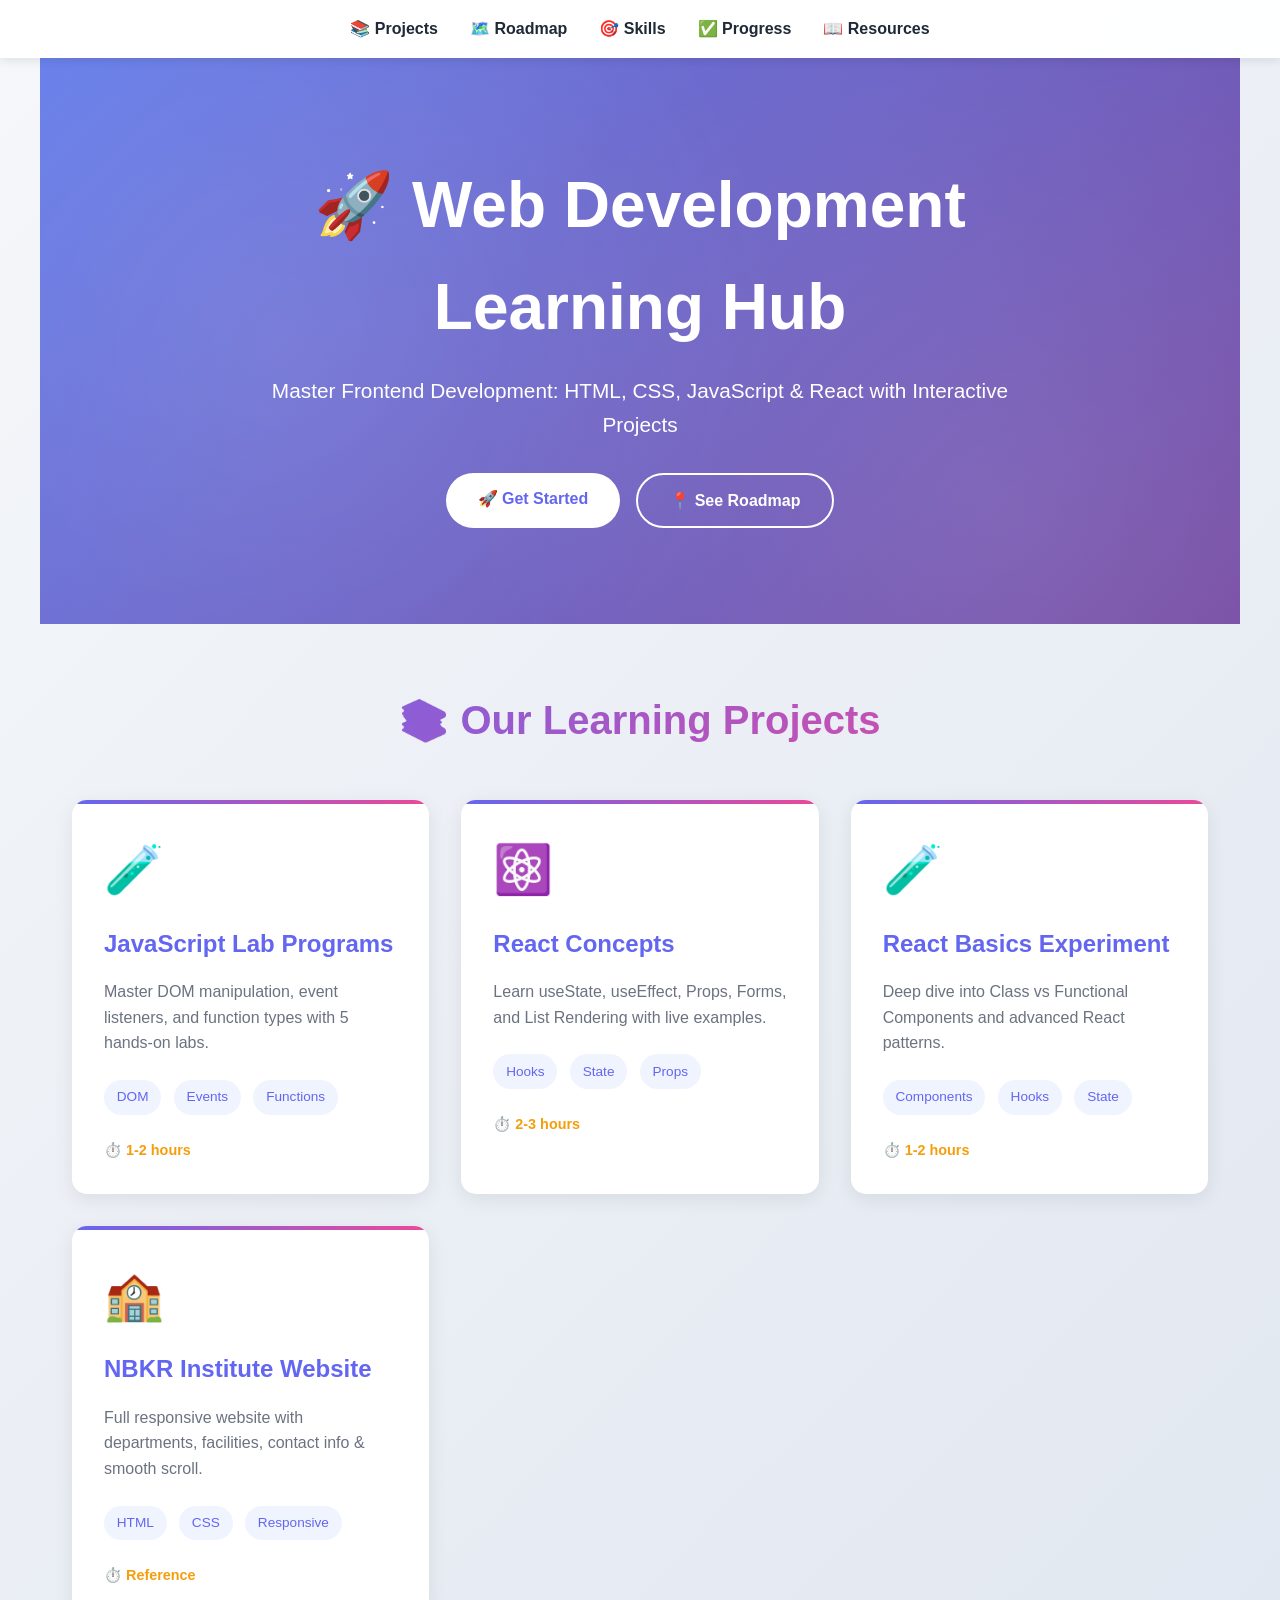
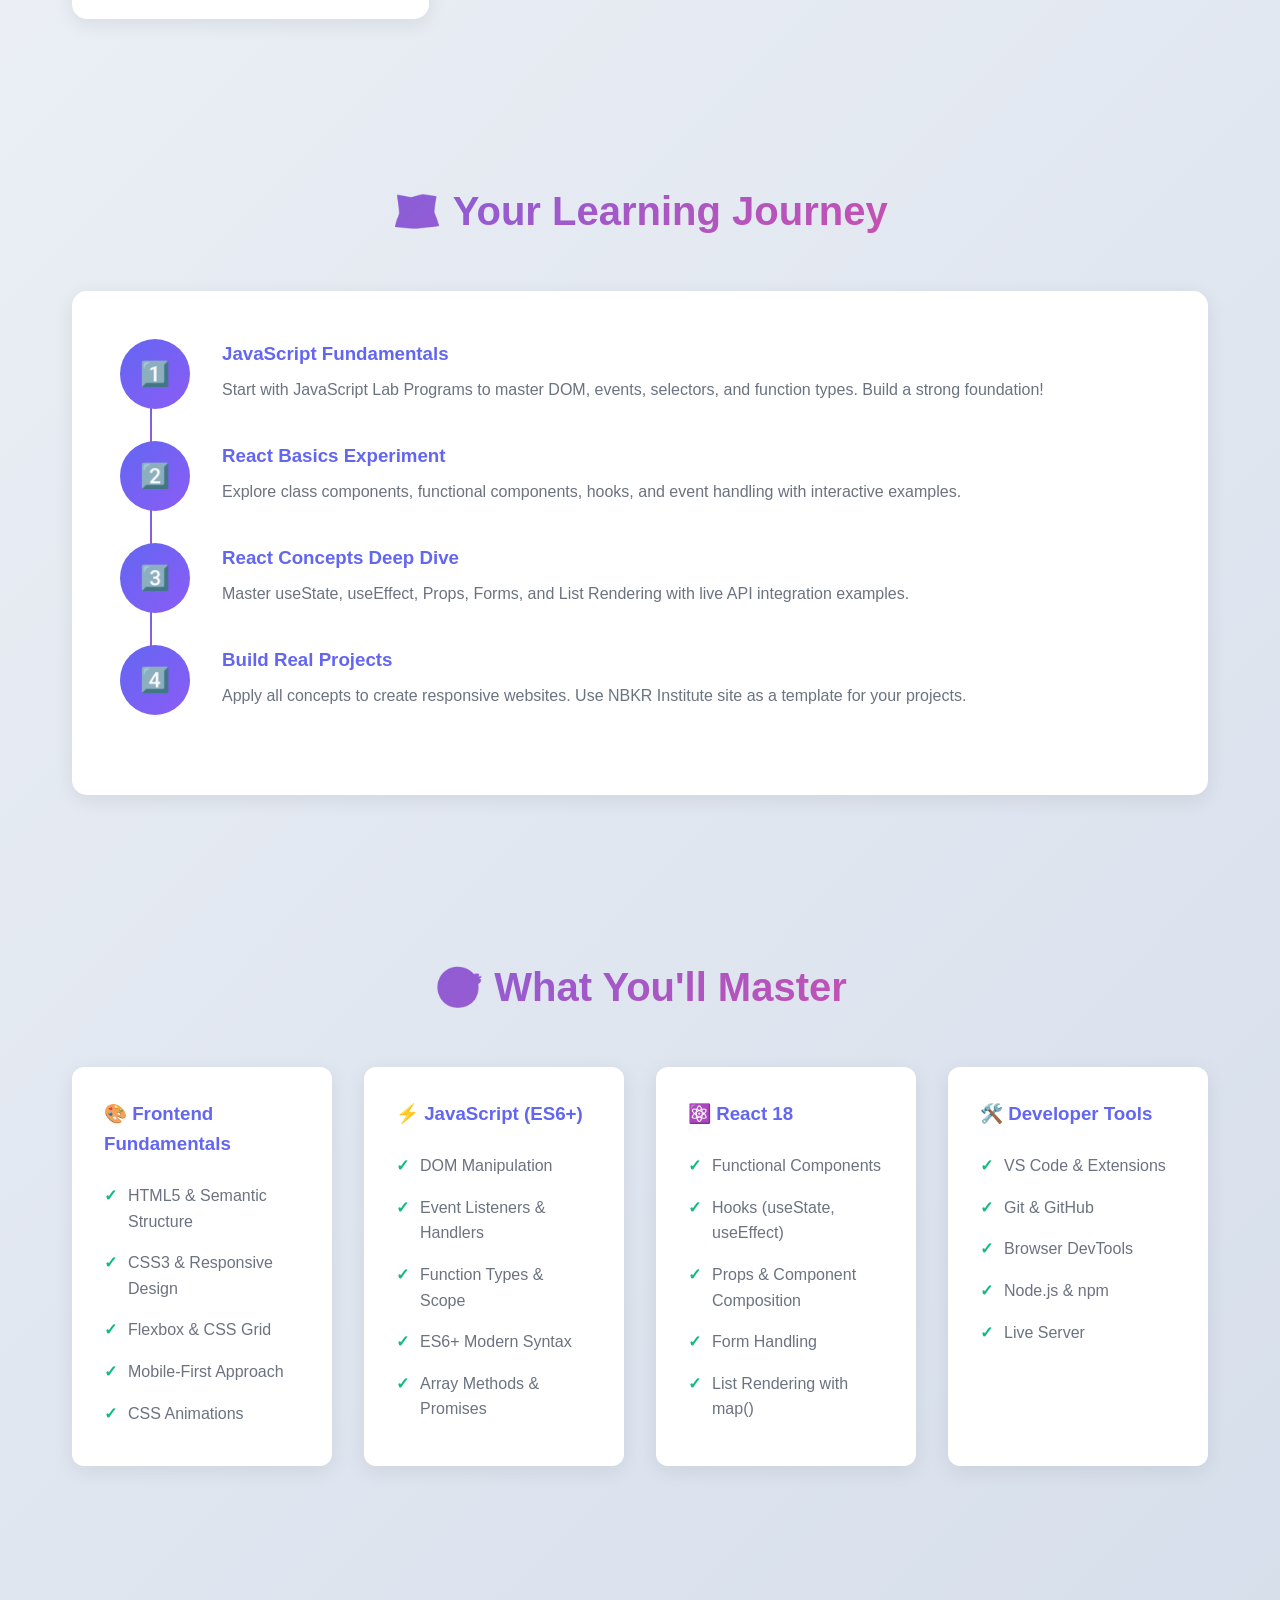
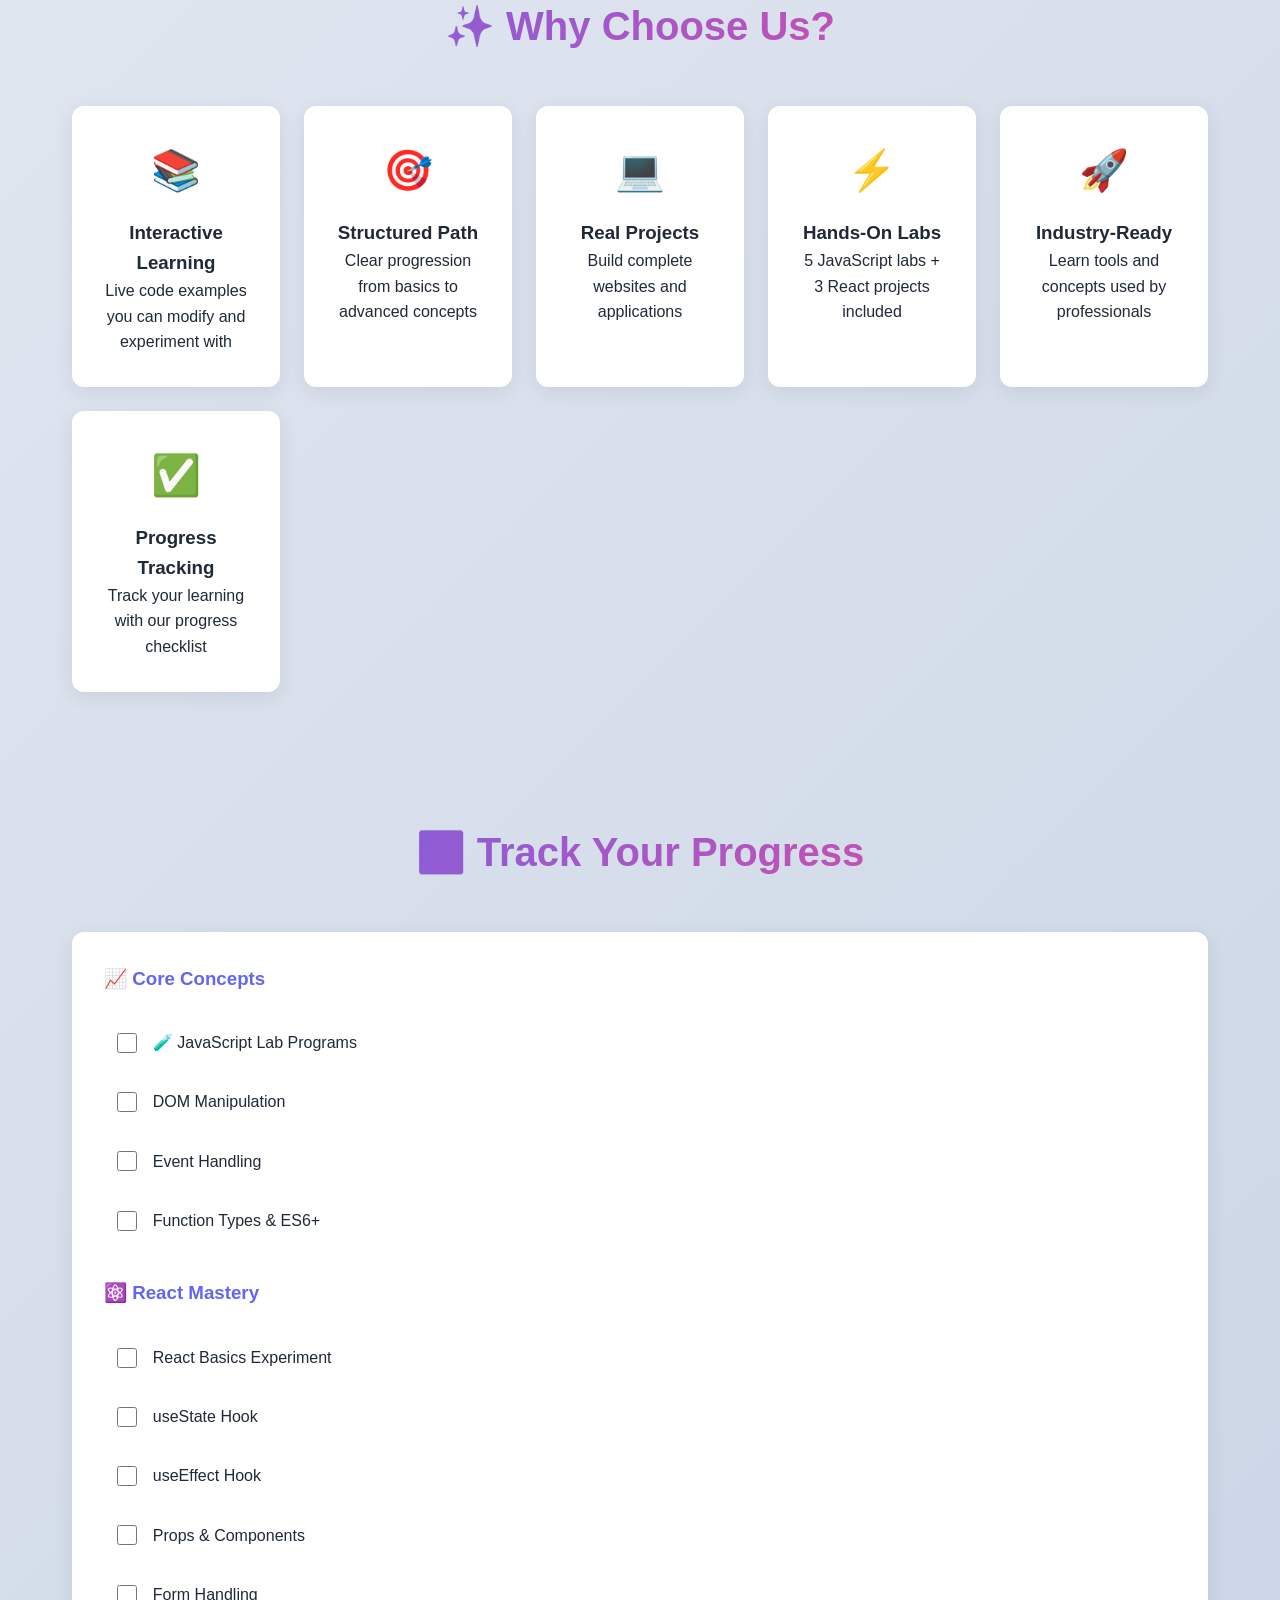
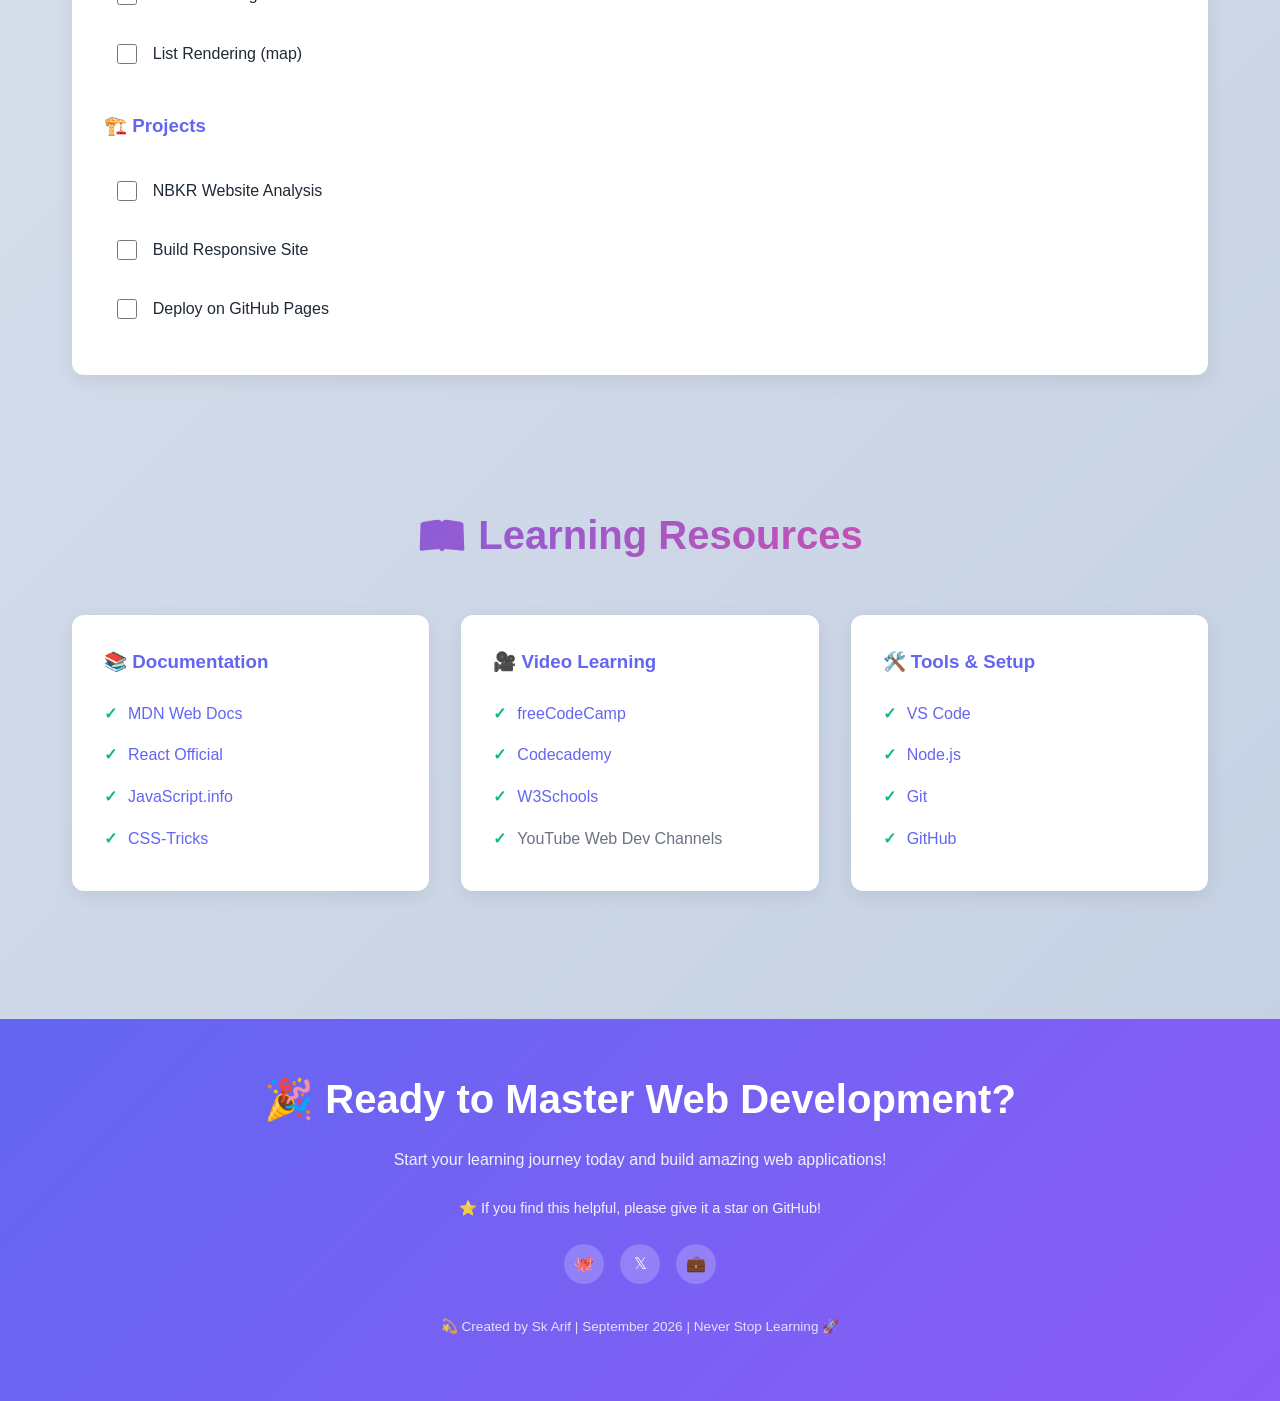
<file: index.html>
<!DOCTYPE html>
<html lang="en">
<head>
    <meta charset="UTF-8">
    <meta name="viewport" content="width=device-width, initial-scale=1.0">
    <title>🚀 Web Development Learning Hub - Master Frontend Development</title>
    <meta name="description" content="Learn HTML, CSS, JavaScript, React with interactive projects. Perfect for beginners to intermediate developers.">
    
    <style>
        * {
            margin: 0;
            padding: 0;
            box-sizing: border-box;
        }

        :root {
            --primary: #6366f1;
            --secondary: #8b5cf6;
            --accent: #ec4899;
            --success: #10b981;
            --warning: #f59e0b;
            --danger: #ef4444;
            --dark: #1f2937;
            --light: #f9fafb;
        }

        html {
            scroll-behavior: smooth;
        }

        body {
            font-family: 'Segoe UI', Tahoma, Geneva, Verdana, sans-serif;
            line-height: 1.6;
            color: var(--dark);
            background: linear-gradient(135deg, #f5f7fa 0%, #c3cfe2 100%);
            min-height: 100vh;
        }

        /* ===== NAVIGATION ===== */
        nav {
            background: rgba(255, 255, 255, 0.95);
            backdrop-filter: blur(10px);
            padding: 1rem 2rem;
            position: sticky;
            top: 0;
            z-index: 1000;
            box-shadow: 0 2px 10px rgba(0,0,0,0.1);
        }

        nav ul {
            list-style: none;
            display: flex;
            gap: 2rem;
            max-width: 1200px;
            margin: 0 auto;
            justify-content: center;
            flex-wrap: wrap;
        }

        nav a {
            text-decoration: none;
            color: var(--dark);
            font-weight: 600;
            transition: all 0.3s;
            position: relative;
        }

        nav a:hover {
            color: var(--primary);
        }

        nav a::after {
            content: '';
            position: absolute;
            bottom: -5px;
            left: 0;
            width: 0;
            height: 2px;
            background: var(--primary);
            transition: width 0.3s;
        }

        nav a:hover::after {
            width: 100%;
        }

        /* ===== HERO SECTION ===== */
        .hero {
            background: linear-gradient(135deg, #667eea 0%, #764ba2 100%);
            color: white;
            padding: 6rem 2rem;
            text-align: center;
            position: relative;
            overflow: hidden;
        }

        .hero::before {
            content: '';
            position: absolute;
            top: 0;
            left: 0;
            right: 0;
            bottom: 0;
            background: 
                radial-gradient(circle at 20% 50%, rgba(255,255,255,0.1) 0%, transparent 50%),
                radial-gradient(circle at 80% 80%, rgba(255,255,255,0.1) 0%, transparent 50%);
            pointer-events: none;
        }

        .hero-content {
            position: relative;
            z-index: 1;
            max-width: 800px;
            margin: 0 auto;
        }

        .hero h1 {
            font-size: 4rem;
            margin-bottom: 1rem;
            animation: slideDown 0.8s ease-out;
        }

        .hero p {
            font-size: 1.3rem;
            margin-bottom: 2rem;
            opacity: 0.95;
            animation: slideUp 0.8s ease-out 0.2s both;
        }

        .cta-buttons {
            display: flex;
            gap: 1rem;
            justify-content: center;
            flex-wrap: wrap;
            animation: slideUp 0.8s ease-out 0.4s both;
        }

        .btn {
            padding: 0.8rem 2rem;
            border: none;
            border-radius: 50px;
            font-size: 1rem;
            font-weight: 600;
            cursor: pointer;
            transition: all 0.3s;
            text-decoration: none;
            display: inline-block;
        }

        .btn-primary {
            background: white;
            color: var(--primary);
        }

        .btn-primary:hover {
            transform: translateY(-2px);
            box-shadow: 0 10px 30px rgba(0,0,0,0.2);
        }

        .btn-secondary {
            background: transparent;
            color: white;
            border: 2px solid white;
        }

        .btn-secondary:hover {
            background: white;
            color: var(--primary);
        }

        @keyframes slideDown {
            from {
                opacity: 0;
                transform: translateY(-30px);
            }
            to {
                opacity: 1;
                transform: translateY(0);
            }
        }

        @keyframes slideUp {
            from {
                opacity: 0;
                transform: translateY(30px);
            }
            to {
                opacity: 1;
                transform: translateY(0);
            }
        }

        /* ===== SECTIONS ===== */
        section {
            max-width: 1200px;
            margin: 0 auto;
            padding: 4rem 2rem;
        }

        h2 {
            font-size: 2.5rem;
            margin-bottom: 3rem;
            text-align: center;
            background: linear-gradient(135deg, var(--primary), var(--accent));
            -webkit-background-clip: text;
            -webkit-text-fill-color: transparent;
            background-clip: text;
        }

        /* ===== PROJECTS GRID ===== */
        .projects-grid {
            display: grid;
            grid-template-columns: repeat(auto-fit, minmax(280px, 1fr));
            gap: 2rem;
            margin-bottom: 2rem;
        }

        .project-card {
            background: white;
            border-radius: 15px;
            padding: 2rem;
            box-shadow: 0 5px 20px rgba(0,0,0,0.08);
            transition: all 0.3s;
            cursor: pointer;
            position: relative;
            overflow: hidden;
        }

        .project-card::before {
            content: '';
            position: absolute;
            top: 0;
            left: 0;
            right: 0;
            height: 4px;
            background: linear-gradient(90deg, var(--primary), var(--accent));
        }

        .project-card:hover {
            transform: translateY(-10px);
            box-shadow: 0 15px 40px rgba(0,0,0,0.15);
        }

        .project-icon {
            font-size: 3rem;
            margin-bottom: 1rem;
        }

        .project-card h3 {
            color: var(--primary);
            margin-bottom: 1rem;
            font-size: 1.5rem;
        }

        .project-card p {
            color: #6b7280;
            margin-bottom: 1.5rem;
        }

        .skill-tag {
            display: inline-block;
            background: #f0f4ff;
            color: var(--primary);
            padding: 0.4rem 0.8rem;
            border-radius: 20px;
            font-size: 0.85rem;
            margin-right: 0.5rem;
            margin-bottom: 0.5rem;
        }

        .project-time {
            color: var(--warning);
            font-weight: 600;
            font-size: 0.9rem;
            margin-top: 1rem;
        }

        /* ===== ROADMAP SECTION ===== */
        .roadmap {
            background: white;
            border-radius: 15px;
            padding: 3rem;
            box-shadow: 0 5px 20px rgba(0,0,0,0.08);
            margin-bottom: 2rem;
        }

        .roadmap-item {
            display: flex;
            margin-bottom: 2rem;
            gap: 2rem;
            position: relative;
        }

        .roadmap-item::before {
            content: '';
            position: absolute;
            left: 30px;
            top: 60px;
            width: 2px;
            height: calc(100% + 2rem);
            background: linear-gradient(180deg, var(--primary), var(--accent));
        }

        .roadmap-item:last-child::before {
            display: none;
        }

        .roadmap-number {
            width: 70px;
            height: 70px;
            background: linear-gradient(135deg, var(--primary), var(--secondary));
            color: white;
            border-radius: 50%;
            display: flex;
            align-items: center;
            justify-content: center;
            font-size: 1.5rem;
            font-weight: 700;
            flex-shrink: 0;
            position: relative;
            z-index: 10;
        }

        .roadmap-content h3 {
            color: var(--primary);
            margin-bottom: 0.5rem;
        }

        .roadmap-content p {
            color: #6b7280;
        }

        /* ===== SKILLS SECTION ===== */
        .skills-container {
            display: grid;
            grid-template-columns: repeat(auto-fit, minmax(250px, 1fr));
            gap: 2rem;
        }

        .skill-box {
            background: white;
            padding: 2rem;
            border-radius: 12px;
            box-shadow: 0 5px 20px rgba(0,0,0,0.08);
            transition: all 0.3s;
        }

        .skill-box:hover {
            box-shadow: 0 10px 30px rgba(0,0,0,0.15);
            transform: translateY(-5px);
        }

        .skill-box h3 {
            color: var(--primary);
            margin-bottom: 1rem;
            display: flex;
            align-items: center;
            gap: 0.5rem;
        }

        .skill-box ul {
            list-style: none;
        }

        .skill-box li {
            padding: 0.5rem 0;
            color: #6b7280;
            position: relative;
            padding-left: 1.5rem;
        }

        .skill-box li::before {
            content: '✓';
            position: absolute;
            left: 0;
            color: var(--success);
            font-weight: bold;
        }

        /* ===== PROGRESS TRACKER ===== */
        .tracker {
            background: white;
            padding: 2rem;
            border-radius: 12px;
            box-shadow: 0 5px 20px rgba(0,0,0,0.08);
        }

        .checkbox-item {
            display: flex;
            align-items: center;
            padding: 0.8rem;
            margin-bottom: 0.5rem;
            border-radius: 8px;
            transition: background 0.3s;
        }

        .checkbox-item:hover {
            background: #f0f4ff;
        }

        .checkbox-item input {
            width: 20px;
            height: 20px;
            margin-right: 1rem;
            cursor: pointer;
            accent-color: var(--primary);
        }

        /* ===== FEATURES SECTION ===== */
        .features-grid {
            display: grid;
            grid-template-columns: repeat(auto-fit, minmax(200px, 1fr));
            gap: 1.5rem;
        }

        .feature {
            text-align: center;
            padding: 2rem;
            background: white;
            border-radius: 12px;
            box-shadow: 0 5px 20px rgba(0,0,0,0.08);
            transition: all 0.3s;
        }

        .feature:hover {
            transform: scale(1.05);
            box-shadow: 0 10px 30px rgba(0,0,0,0.15);
        }

        .feature-icon {
            font-size: 2.5rem;
            margin-bottom: 1rem;
        }

        /* ===== FOOTER ===== */
        footer {
            background: linear-gradient(135deg, var(--primary), var(--secondary));
            color: white;
            text-align: center;
            padding: 3rem 2rem;
            margin-top: 4rem;
        }

        footer h2 {
            color: white;
            margin-bottom: 1rem;
            background: none;
            -webkit-text-fill-color: unset;
        }

        footer p {
            margin-bottom: 1rem;
            opacity: 0.9;
        }

        .social-links {
            display: flex;
            gap: 1rem;
            justify-content: center;
            margin-top: 1.5rem;
        }

        .social-links a {
            width: 40px;
            height: 40px;
            background: rgba(255,255,255,0.2);
            border-radius: 50%;
            display: flex;
            align-items: center;
            justify-content: center;
            color: white;
            text-decoration: none;
            transition: all 0.3s;
        }

        .social-links a:hover {
            background: white;
            color: var(--primary);
            transform: scale(1.2);
        }

        /* ===== RESPONSIVE ===== */
        @media (max-width: 768px) {
            .hero h1 {
                font-size: 2.5rem;
            }

            .hero p {
                font-size: 1.1rem;
            }

            h2 {
                font-size: 2rem;
            }

            nav ul {
                gap: 1rem;
            }

            .roadmap-item {
                gap: 1rem;
            }

            .roadmap-item::before {
                left: 20px;
            }

            .roadmap-number {
                width: 60px;
                height: 60px;
            }

            section {
                padding: 2rem 1rem;
            }
        }

        /* ===== SMOOTH SCROLL ===== */
        .scroll-top {
            position: fixed;
            bottom: 30px;
            right: 30px;
            width: 50px;
            height: 50px;
            background: linear-gradient(135deg, var(--primary), var(--accent));
            color: white;
            border: none;
            border-radius: 50%;
            cursor: pointer;
            font-size: 1.5rem;
            display: none;
            align-items: center;
            justify-content: center;
            box-shadow: 0 5px 20px rgba(0,0,0,0.2);
            transition: all 0.3s;
            z-index: 999;
        }

        .scroll-top:hover {
            transform: scale(1.1);
        }

        .scroll-top.show {
            display: flex;
        }
    </style>
</head>
<body>

<!-- ===== NAVIGATION ===== -->
<nav>
    <ul>
        <li><a href="#projects">📚 Projects</a></li>
        <li><a href="#roadmap">🗺️ Roadmap</a></li>
        <li><a href="#skills">🎯 Skills</a></li>
        <li><a href="#tracker">✅ Progress</a></li>
        <li><a href="#resources">📖 Resources</a></li>
    </ul>
</nav>

<!-- ===== HERO SECTION ===== -->
<section class="hero">
    <div class="hero-content">
        <h1>🚀 Web Development Learning Hub</h1>
        <p>Master Frontend Development: HTML, CSS, JavaScript & React with Interactive Projects</p>
        <div class="cta-buttons">
            <a href="#projects" class="btn btn-primary">🚀 Get Started</a>
            <a href="#roadmap" class="btn btn-secondary">📍 See Roadmap</a>
        </div>
    </div>
</section>

<!-- ===== PROJECTS SECTION ===== -->
<section id="projects">
    <h2>📚 Our Learning Projects</h2>
    <div class="projects-grid">
        <!-- Project 1 -->
        <div class="project-card">
            <div class="project-icon">🧪</div>
            <h3>JavaScript Lab Programs</h3>
            <p>Master DOM manipulation, event listeners, and function types with 5 hands-on labs.</p>
            <div>
                <span class="skill-tag">DOM</span>
                <span class="skill-tag">Events</span>
                <span class="skill-tag">Functions</span>
            </div>
            <div class="project-time">⏱️ 1-2 hours</div>
        </div>

        <!-- Project 2 -->
        <div class="project-card">
            <div class="project-icon">⚛️</div>
            <h3>React Concepts</h3>
            <p>Learn useState, useEffect, Props, Forms, and List Rendering with live examples.</p>
            <div>
                <span class="skill-tag">Hooks</span>
                <span class="skill-tag">State</span>
                <span class="skill-tag">Props</span>
            </div>
            <div class="project-time">⏱️ 2-3 hours</div>
        </div>

        <!-- Project 3 -->
        <div class="project-card">
            <div class="project-icon">🧪</div>
            <h3>React Basics Experiment</h3>
            <p>Deep dive into Class vs Functional Components and advanced React patterns.</p>
            <div>
                <span class="skill-tag">Components</span>
                <span class="skill-tag">Hooks</span>
                <span class="skill-tag">State</span>
            </div>
            <div class="project-time">⏱️ 1-2 hours</div>
        </div>

        <!-- Project 4 -->
        <div class="project-card">
            <div class="project-icon">🏫</div>
            <h3>NBKR Institute Website</h3>
            <p>Full responsive website with departments, facilities, contact info & smooth scroll.</p>
            <div>
                <span class="skill-tag">HTML</span>
                <span class="skill-tag">CSS</span>
                <span class="skill-tag">Responsive</span>
            </div>
            <div class="project-time">⏱️ Reference</div>
        </div>
    </div>
</section>

<!-- ===== ROADMAP SECTION ===== -->
<section id="roadmap">
    <h2>🗺️ Your Learning Journey</h2>
    <div class="roadmap">
        <div class="roadmap-item">
            <div class="roadmap-number">1️⃣</div>
            <div class="roadmap-content">
                <h3>JavaScript Fundamentals</h3>
                <p>Start with JavaScript Lab Programs to master DOM, events, selectors, and function types. Build a strong foundation!</p>
            </div>
        </div>

        <div class="roadmap-item">
            <div class="roadmap-number">2️⃣</div>
            <div class="roadmap-content">
                <h3>React Basics Experiment</h3>
                <p>Explore class components, functional components, hooks, and event handling with interactive examples.</p>
            </div>
        </div>

        <div class="roadmap-item">
            <div class="roadmap-number">3️⃣</div>
            <div class="roadmap-content">
                <h3>React Concepts Deep Dive</h3>
                <p>Master useState, useEffect, Props, Forms, and List Rendering with live API integration examples.</p>
            </div>
        </div>

        <div class="roadmap-item">
            <div class="roadmap-number">4️⃣</div>
            <div class="roadmap-content">
                <h3>Build Real Projects</h3>
                <p>Apply all concepts to create responsive websites. Use NBKR Institute site as a template for your projects.</p>
            </div>
        </div>
    </div>
</section>

<!-- ===== SKILLS SECTION ===== -->
<section id="skills">
    <h2>🎯 What You'll Master</h2>
    <div class="skills-container">
        <div class="skill-box">
            <h3>🎨 Frontend Fundamentals</h3>
            <ul>
                <li>HTML5 & Semantic Structure</li>
                <li>CSS3 & Responsive Design</li>
                <li>Flexbox & CSS Grid</li>
                <li>Mobile-First Approach</li>
                <li>CSS Animations</li>
            </ul>
        </div>

        <div class="skill-box">
            <h3>⚡ JavaScript (ES6+)</h3>
            <ul>
                <li>DOM Manipulation</li>
                <li>Event Listeners & Handlers</li>
                <li>Function Types & Scope</li>
                <li>ES6+ Modern Syntax</li>
                <li>Array Methods & Promises</li>
            </ul>
        </div>

        <div class="skill-box">
            <h3>⚛️ React 18</h3>
            <ul>
                <li>Functional Components</li>
                <li>Hooks (useState, useEffect)</li>
                <li>Props & Component Composition</li>
                <li>Form Handling</li>
                <li>List Rendering with map()</li>
            </ul>
        </div>

        <div class="skill-box">
            <h3>🛠️ Developer Tools</h3>
            <ul>
                <li>VS Code & Extensions</li>
                <li>Git & GitHub</li>
                <li>Browser DevTools</li>
                <li>Node.js & npm</li>
                <li>Live Server</li>
            </ul>
        </div>
    </div>
</section>

<!-- ===== FEATURES SECTION ===== -->
<section>
    <h2>✨ Why Choose Us?</h2>
    <div class="features-grid">
        <div class="feature">
            <div class="feature-icon">📚</div>
            <h3>Interactive Learning</h3>
            <p>Live code examples you can modify and experiment with</p>
        </div>

        <div class="feature">
            <div class="feature-icon">🎯</div>
            <h3>Structured Path</h3>
            <p>Clear progression from basics to advanced concepts</p>
        </div>

        <div class="feature">
            <div class="feature-icon">💻</div>
            <h3>Real Projects</h3>
            <p>Build complete websites and applications</p>
        </div>

        <div class="feature">
            <div class="feature-icon">⚡</div>
            <h3>Hands-On Labs</h3>
            <p>5 JavaScript labs + 3 React projects included</p>
        </div>

        <div class="feature">
            <div class="feature-icon">🚀</div>
            <h3>Industry-Ready</h3>
            <p>Learn tools and concepts used by professionals</p>
        </div>

        <div class="feature">
            <div class="feature-icon">✅</div>
            <h3>Progress Tracking</h3>
            <p>Track your learning with our progress checklist</p>
        </div>
    </div>
</section>

<!-- ===== PROGRESS TRACKER ===== -->
<section id="tracker">
    <h2>✅ Track Your Progress</h2>
    <div class="tracker">
        <h3 style="color: var(--primary); margin-bottom: 1.5rem;">📈 Core Concepts</h3>
        
        <label class="checkbox-item">
            <input type="checkbox"> 🧪 JavaScript Lab Programs
        </label>
        <label class="checkbox-item">
            <input type="checkbox"> DOM Manipulation
        </label>
        <label class="checkbox-item">
            <input type="checkbox"> Event Handling
        </label>
        <label class="checkbox-item">
            <input type="checkbox"> Function Types & ES6+
        </label>

        <h3 style="color: var(--primary); margin-bottom: 1.5rem; margin-top: 2rem;">⚛️ React Mastery</h3>
        
        <label class="checkbox-item">
            <input type="checkbox"> React Basics Experiment
        </label>
        <label class="checkbox-item">
            <input type="checkbox"> useState Hook
        </label>
        <label class="checkbox-item">
            <input type="checkbox"> useEffect Hook
        </label>
        <label class="checkbox-item">
            <input type="checkbox"> Props & Components
        </label>
        <label class="checkbox-item">
            <input type="checkbox"> Form Handling
        </label>
        <label class="checkbox-item">
            <input type="checkbox"> List Rendering (map)
        </label>

        <h3 style="color: var(--primary); margin-bottom: 1.5rem; margin-top: 2rem;">🏗️ Projects</h3>
        
        <label class="checkbox-item">
            <input type="checkbox"> NBKR Website Analysis
        </label>
        <label class="checkbox-item">
            <input type="checkbox"> Build Responsive Site
        </label>
        <label class="checkbox-item">
            <input type="checkbox"> Deploy on GitHub Pages
        </label>
    </div>
</section>

<!-- ===== RESOURCES SECTION ===== -->
<section id="resources">
    <h2>📖 Learning Resources</h2>
    <div class="skills-container">
        <div class="skill-box">
            <h3>📚 Documentation</h3>
            <ul>
                <li><a href="https://developer.mozilla.org" target="_blank" style="color: var(--primary); text-decoration: none;">MDN Web Docs</a></li>
                <li><a href="https://react.dev" target="_blank" style="color: var(--primary); text-decoration: none;">React Official</a></li>
                <li><a href="https://javascript.info" target="_blank" style="color: var(--primary); text-decoration: none;">JavaScript.info</a></li>
                <li><a href="https://css-tricks.com" target="_blank" style="color: var(--primary); text-decoration: none;">CSS-Tricks</a></li>
            </ul>
        </div>

        <div class="skill-box">
            <h3>🎥 Video Learning</h3>
            <ul>
                <li><a href="https://freecodecamp.org" target="_blank" style="color: var(--primary); text-decoration: none;">freeCodeCamp</a></li>
                <li><a href="https://codecademy.com" target="_blank" style="color: var(--primary); text-decoration: none;">Codecademy</a></li>
                <li><a href="https://w3schools.com" target="_blank" style="color: var(--primary); text-decoration: none;">W3Schools</a></li>
                <li>YouTube Web Dev Channels</li>
            </ul>
        </div>

        <div class="skill-box">
            <h3>🛠️ Tools & Setup</h3>
            <ul>
                <li><a href="https://code.visualstudio.com" target="_blank" style="color: var(--primary); text-decoration: none;">VS Code</a></li>
                <li><a href="https://nodejs.org" target="_blank" style="color: var(--primary); text-decoration: none;">Node.js</a></li>
                <li><a href="https://git-scm.com" target="_blank" style="color: var(--primary); text-decoration: none;">Git</a></li>
                <li><a href="https://github.com" target="_blank" style="color: var(--primary); text-decoration: none;">GitHub</a></li>
            </ul>
        </div>
    </div>
</section>

<!-- ===== FOOTER ===== -->
<footer>
    <h2>🎉 Ready to Master Web Development?</h2>
    <p>Start your learning journey today and build amazing web applications!</p>
    <p style="margin-top: 1.5rem; font-size: 0.9rem;">
        ⭐ If you find this helpful, please give it a star on GitHub!
    </p>
    <div class="social-links">
        <a href="https://github.com" target="_blank" title="GitHub">🐙</a>
        <a href="https://twitter.com" target="_blank" title="Twitter">𝕏</a>
        <a href="https://linkedin.com" target="_blank" title="LinkedIn">💼</a>
    </div>
    <p style="margin-top: 2rem; font-size: 0.85rem; opacity: 0.8;">
        💫 Created by Sk Arif | September 2026 | Never Stop Learning 🚀
    </p>
</footer>

<!-- ===== SCROLL TO TOP BUTTON ===== -->
<button class="scroll-top" id="scrollTop">↑</button>

<script>
    // Scroll to Top Functionality
    const scrollTopBtn = document.getElementById('scrollTop');

    window.addEventListener('scroll', () => {
        if (window.pageYOffset > 300) {
            scrollTopBtn.classList.add('show');
        } else {
            scrollTopBtn.classList.remove('show');
        }
    });

    scrollTopBtn.addEventListener('click', () => {
        window.scrollTo({
            top: 0,
            behavior: 'smooth'
        });
    });

    // Smooth scroll for anchor links
    document.querySelectorAll('a[href^="#"]').forEach(anchor => {
        anchor.addEventListener('click', function (e) {
            e.preventDefault();
            const target = document.querySelector(this.getAttribute('href'));
            if (target) {
                target.scrollIntoView({ behavior: 'smooth' });
            }
        });
    });

    // Progress tracker persistence
    document.querySelectorAll('.checkbox-item input').forEach(checkbox => {
        const label = checkbox.closest('.checkbox-item').textContent.trim();
        checkbox.checked = localStorage.getItem(label) === 'true';

        checkbox.addEventListener('change', () => {
            localStorage.setItem(label, checkbox.checked);
        });
    });
</script>

</body>
</html>
</file>
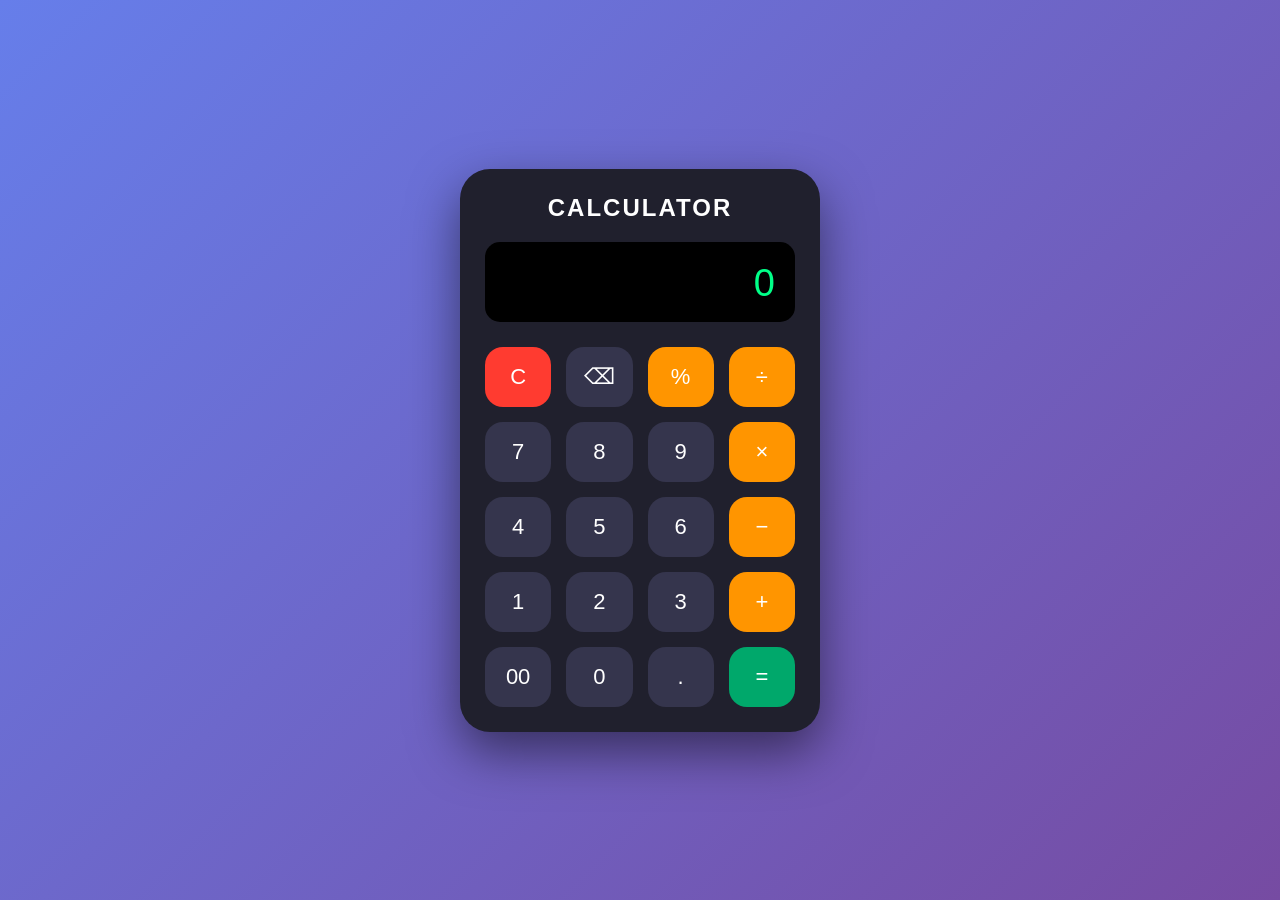
<file: calculator.html>
<!DOCTYPE html>
<html lang="en">
<head>
<meta charset="UTF-8">
<meta name="viewport" content="width=device-width, initial-scale=1.0">
<title>Modern Calculator App</title>

<style>

*{
    margin:0;
    padding:0;
    box-sizing:border-box;
    font-family:"Poppins",Arial,sans-serif;
}

body{
    height:100vh;
    display:flex;
    justify-content:center;
    align-items:center;
    background:linear-gradient(135deg,#667eea,#764ba2);
}



.calculator{

    width:360px;
    padding:25px;
    background:#20202d;
    border-radius:30px;
    box-shadow:
    0 20px 50px rgba(0,0,0,0.5);

}



h2{

    color:white;
    text-align:center;
    margin-bottom:20px;
    letter-spacing:2px;

}




#display{

    width:100%;
    height:80px;

    background:#000;

    color:#00ff88;

    font-size:38px;

    text-align:right;

    padding:20px;

    border-radius:15px;

    margin-bottom:25px;

    overflow:hidden;

}





.buttons{

    display:grid;

    grid-template-columns:repeat(4,1fr);

    gap:15px;

}



button{

    height:60px;

    border:none;

    border-radius:18px;

    font-size:22px;

    color:white;

    background:#35354d;

    cursor:pointer;

    transition:.3s;

}



button:hover{

    transform:scale(1.08);

    background:#48486b;

}



.operator{

    background:#ff9500;

}


.operator:hover{

    background:#e07d00;

}





.clear{

    background:#ff3b30;

}


.clear:hover{

    background:#d52d27;

}





.equal{

    background:#00a86b;

   

}


.equal:hover{

    background:#008f5b;

}



</style>

</head>


<body>


<div class="calculator">


<h2>CALCULATOR</h2>


<div id="display">
0
</div>



<div class="buttons">


<button class="clear" onclick="clearDisplay()">C</button>

<button onclick="deleteNumber()">⌫</button>

<button class="operator" onclick="press('%')">%</button>

<button class="operator" onclick="press('/')">÷</button>



<button onclick="press('7')">7</button>

<button onclick="press('8')">8</button>

<button onclick="press('9')">9</button>

<button class="operator" onclick="press('*')">×</button>



<button onclick="press('4')">4</button>

<button onclick="press('5')">5</button>

<button onclick="press('6')">6</button>

<button class="operator" onclick="press('-')">−</button>



<button onclick="press('1')">1</button>

<button onclick="press('2')">2</button>

<button onclick="press('3')">3</button>

<button class="operator" onclick="press('+')">+</button>



<button onclick="press('00')">00</button>

<button onclick="press('0')">0</button>

<button onclick="press('.')">.</button>

<button class="equal" onclick="result()">=</button>



</div>


</div>





<script>


let display=document.getElementById("display");



function press(value){

    if(display.innerHTML=="0"){

        display.innerHTML=value;

    }

    else{

        display.innerHTML+=value;

    }

}




function clearDisplay(){

    display.innerHTML="0";

}




function deleteNumber(){

    let value=display.innerHTML;

    value=value.slice(0,-1);


    if(value==""){

        display.innerHTML="0";

    }

    else{

        display.innerHTML=value;

    }

}





function result(){

    try{

        display.innerHTML=eval(display.innerHTML);

    }

    catch{

        display.innerHTML="Error";

    }

}



</script>



</body>
</html>
</file>
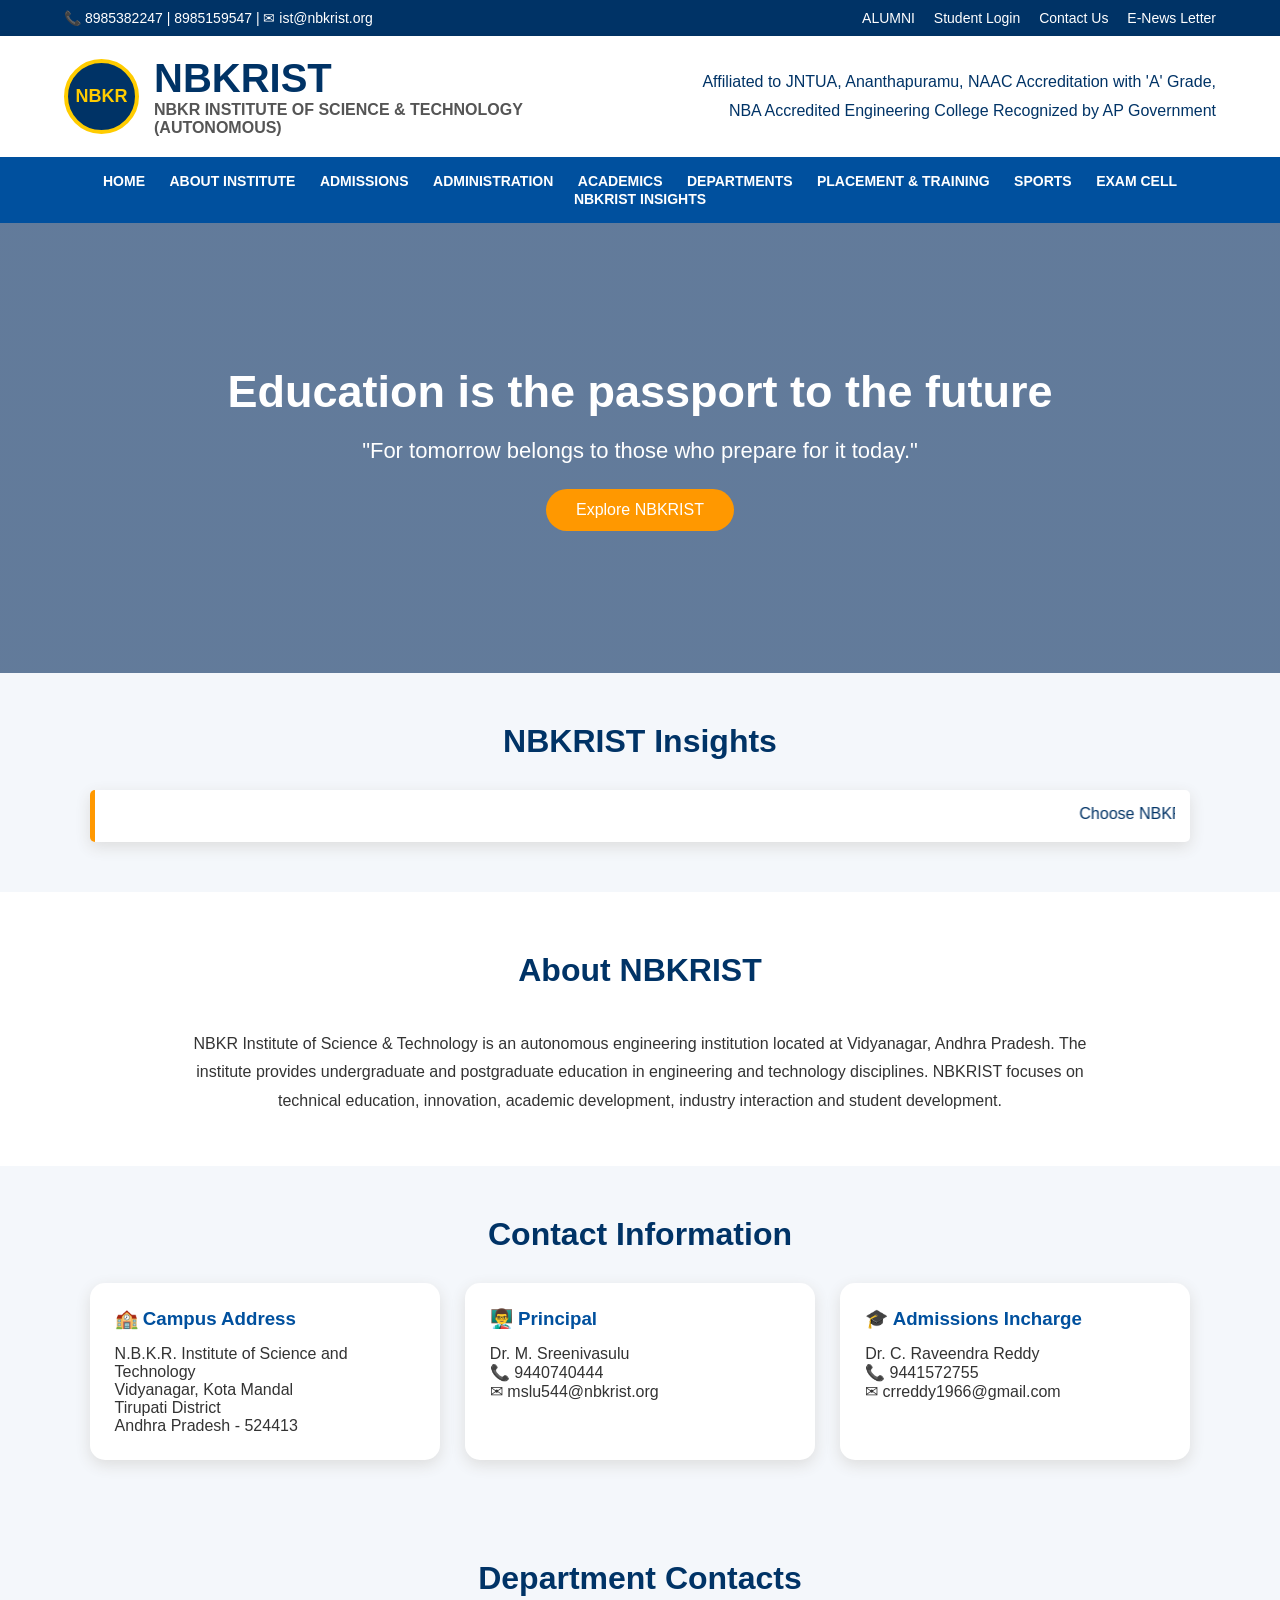
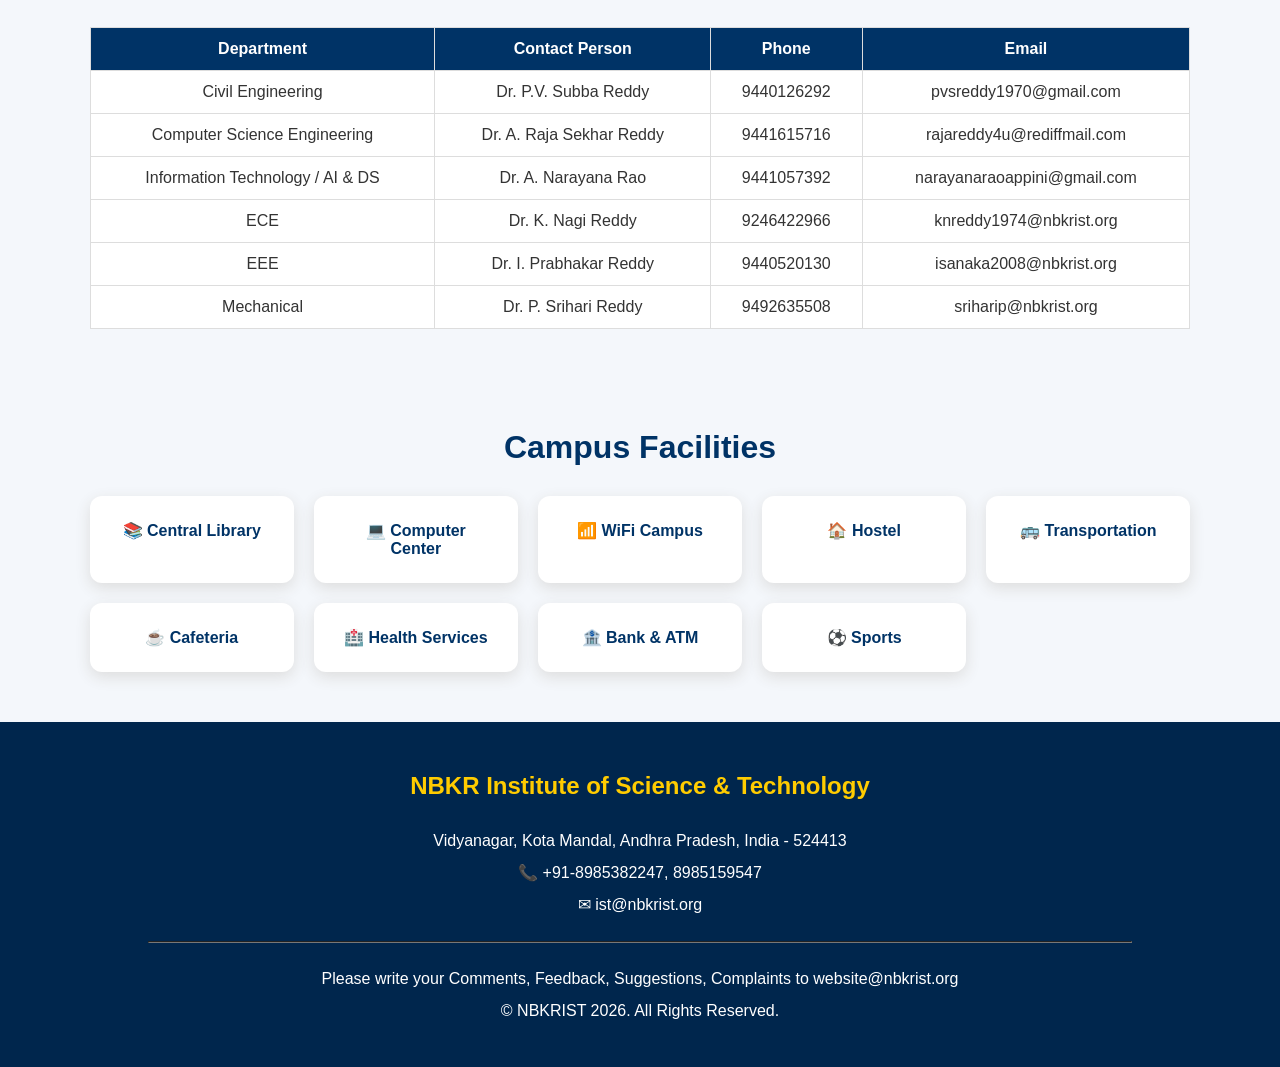
<file: nbkr.html>
<!DOCTYPE html>
<html lang="en">

<head>

    <meta charset="UTF-8">

    <meta name="viewport" content="width=device-width, initial-scale=1.0">

    <title>NBKR Institute of Science & Technology</title>


    <style>

        /* =========================
           BASIC RESET
        ========================= */

        * {
            margin: 0;
            padding: 0;
            box-sizing: border-box;
            font-family: Arial, sans-serif;
        }

        html {
            scroll-behavior: smooth;
        }

        body {
            background: #f4f7fb;
            color: #333;
        }


        /* =========================
           TOP BAR
        ========================= */

        .top {
            background: #003366;
            color: white;

            padding: 10px 5%;

            display: flex;
            justify-content: space-between;
            align-items: center;

            font-size: 14px;
        }

        .top a {
            color: white;
            text-decoration: none;
            margin-left: 15px;
        }

        .top a:hover {
            color: #ffd700;
        }


        /* =========================
           HEADER
        ========================= */

        header {
            background: white;

            padding: 20px 5%;

            display: flex;
            justify-content: space-between;
            align-items: center;

            box-shadow: 0 2px 8px rgba(0,0,0,0.1);
        }

        .logo {
            display: flex;
            align-items: center;
            gap: 15px;
        }

        .logo-symbol {
            width: 75px;
            height: 75px;

            border-radius: 50%;

            background: #003366;
            color: #ffcc00;

            display: flex;
            align-items: center;
            justify-content: center;

            font-weight: bold;
            font-size: 18px;

            border: 4px solid #ffcc00;
        }

        .logo h1 {
            color: #003366;
            font-size: 40px;
        }

        .logo p {
            color: #555;
            font-weight: bold;
        }

        .info {
            width: 45%;

            text-align: right;
            color: #003366;

            line-height: 1.8;
        }


        /* =========================
           NAVIGATION
        ========================= */

        nav {
            background: #00509e;
            padding: 15px;
            text-align: center;

            position: sticky;
            top: 0;
            z-index: 1000;
        }

        nav a {
            color: white;
            text-decoration: none;

            margin: 0 10px;

            font-size: 14px;
            font-weight: bold;

            display: inline-block;
        }

        nav a:hover {
            color: #ffd700;
        }


        /* =========================
           HERO
        ========================= */

        .hero {
            height: 450px;

            background:
                linear-gradient(
                    rgba(0,40,90,.6),
                    rgba(0,40,90,.6)
                ),
                url("https://images.unsplash.com/photo-1562774053-701939374585");

            background-size: cover;
            background-position: center;

            display: flex;

            flex-direction: column;

            justify-content: center;
            align-items: center;

            text-align: center;

            color: white;

            padding: 20px;
        }

        .hero h1 {
            font-size: 45px;
            margin-bottom: 20px;
        }

        .hero p {
            font-size: 22px;
        }

        button {
            margin-top: 25px;

            padding: 12px 30px;

            border: none;
            border-radius: 25px;

            background: #ff9800;
            color: white;

            font-size: 16px;

            cursor: pointer;

            transition: 0.3s;
        }

        button:hover {
            background: #e68900;
            transform: scale(1.05);
        }


        /* =========================
           COMMON SECTION
        ========================= */

        section {
            padding: 50px 7%;
        }

        section h2 {
            text-align: center;

            color: #003366;

            margin-bottom: 30px;

            font-size: 32px;
        }


        /* =========================
           NOTICE
        ========================= */

        .notice {
            background: white;

            padding: 15px;

            color: #003366;

            border-left: 5px solid #ff9800;

            box-shadow: 0 5px 15px #ddd;

            border-radius: 5px;
        }


        /* =========================
           ABOUT
        ========================= */

        .about {
            text-align: center;

            line-height: 1.8;

            background: white;
        }

        .about p {
            max-width: 900px;
            margin: auto;
        }


        /* =========================
           CARDS
        ========================= */

        .cards {
            display: grid;

            grid-template-columns:
                repeat(auto-fit, minmax(260px, 1fr));

            gap: 25px;
        }

        .cards div {
            background: white;

            padding: 25px;

            border-radius: 15px;

            box-shadow: 0 5px 15px #ddd;

            transition: 0.3s;
        }

        .cards div:hover {
            transform: translateY(-8px);

            box-shadow:
                0 10px 20px rgba(0,0,0,0.15);
        }

        .cards h3 {
            color: #00509e;

            margin-bottom: 15px;
        }


        /* =========================
           TABLE
        ========================= */

        .table-container {
            overflow-x: auto;
        }

        table {
            width: 100%;

            border-collapse: collapse;

            background: white;

            box-shadow: 0 5px 15px #ddd;
        }

        th {
            background: #003366;

            color: white;
        }

        td,
        th {
            padding: 12px;

            border: 1px solid #ddd;

            text-align: center;
        }

        tr:hover {
            background: #eef5ff;
        }


        /* =========================
           FACILITIES
        ========================= */

        .grid {
            display: grid;

            grid-template-columns:
                repeat(auto-fit, minmax(180px, 1fr));

            gap: 20px;
        }

        .grid div {
            background: white;

            padding: 25px;

            text-align: center;

            border-radius: 12px;

            color: #003366;

            font-weight: bold;

            box-shadow: 0 5px 15px #ddd;

            transition: 0.3s;
        }

        .grid div:hover {
            background: #00509e;

            color: white;

            transform: translateY(-5px);
        }


        /* =========================
           FOOTER
        ========================= */

        footer {
            background: #00264d;

            color: white;

            text-align: center;

            padding: 40px 10%;

            line-height: 2;
        }

        footer h2 {
            color: #ffcc00;

            margin-bottom: 15px;
        }

        footer hr {
            margin: 20px;

            border-color: #777;
        }


        /* =========================
           BACK TO TOP
        ========================= */

        #topButton {
            position: fixed;

            right: 25px;
            bottom: 25px;

            display: none;

            width: 45px;
            height: 45px;

            border-radius: 50%;

            padding: 0;

            background: #ff9800;

            color: white;

            font-size: 22px;

            z-index: 999;
        }


        /* =========================
           MOBILE
        ========================= */

        @media(max-width: 900px) {

            .top {
                flex-direction: column;

                text-align: center;

                gap: 10px;
            }

            .top a {
                margin: 5px;
            }

            header {
                flex-direction: column;

                text-align: center;

                gap: 20px;
            }

            .logo {
                justify-content: center;
            }

            .logo h1 {
                font-size: 30px;
            }

            .info {
                width: 100%;

                text-align: center;

                margin-top: 15px;
            }

            nav a {
                display: block;

                margin: 12px;
            }

            .hero {
                height: 400px;
            }

            .hero h1 {
                font-size: 30px;
            }

            .hero p {
                font-size: 18px;
            }

            table {
                font-size: 12px;
            }

            section {
                padding: 40px 5%;
            }

            section h2 {
                font-size: 26px;
            }
        }


        /* SMALL MOBILE */

        @media(max-width: 500px) {

            .logo {
                flex-direction: column;
            }

            .logo h1 {
                font-size: 28px;
            }

            .hero h1 {
                font-size: 25px;
            }

            .hero p {
                font-size: 16px;
            }

            .cards {
                grid-template-columns: 1fr;
            }

            .grid {
                grid-template-columns: 1fr;
            }
        }

    </style>

</head>


<body>


<!-- =========================
     TOP BAR
========================= -->

<div class="top">

    <div>

        📞 8985382247 | 8985159547 |

        ✉ ist@nbkrist.org

    </div>


    <div>

        <a href="#">ALUMNI</a>

        <a href="#">Student Login</a>

        <a href="#contact">Contact Us</a>

        <a href="#">E-News Letter</a>

    </div>

</div>


<!-- =========================
     HEADER
========================= -->

<header>

    <div class="logo">

        <div class="logo-symbol">
            NBKR
        </div>


        <div>

            <h1>
                NBKRIST
            </h1>

            <p>
                NBKR INSTITUTE OF SCIENCE & TECHNOLOGY
                <br>
                (AUTONOMOUS)
            </p>

        </div>

    </div>


    <div class="info">

        <p>

            Affiliated to JNTUA, Ananthapuramu,
            NAAC Accreditation with 'A' Grade,
            NBA Accredited Engineering College
            Recognized by AP Government

        </p>

    </div>

</header>


<!-- =========================
     NAVIGATION
========================= -->

<nav>

    <a href="#">
        HOME
    </a>

    <a href="#about">
        ABOUT INSTITUTE
    </a>

    <a href="#admissions">
        ADMISSIONS
    </a>

    <a href="#administration">
        ADMINISTRATION
    </a>

    <a href="#academics">
        ACADEMICS
    </a>

    <a href="#departments">
        DEPARTMENTS
    </a>

    <a href="#placement">
        PLACEMENT & TRAINING
    </a>

    <a href="#sports">
        SPORTS
    </a>

    <a href="#exam">
        EXAM CELL
    </a>

    <a href="#insights">
        NBKRIST INSIGHTS
    </a>

</nav>


<!-- =========================
     HERO
========================= -->

<section class="hero">

    <h1>
        Education is the passport to the future
    </h1>

    <p>
        "For tomorrow belongs to those who prepare for it today."
    </p>

    <button id="exploreBtn">
        Explore NBKRIST
    </button>

</section>


<!-- =========================
     INSIGHTS
========================= -->

<section id="insights">

    <h2>
        NBKRIST Insights
    </h2>


    <div class="notice">

        <marquee>

            Choose NBKRIST Polytechnic courses for
            2026–27 through AP Web Options using code NBKR
            |
            AY 2026–27 B.Tech Admissions Open
            |
            Faculty Recruitment Notification 2026
            |
            Placement Cell Latest Drives
            |
            Industry-Oriented Learning:
            AI & Full Stack Career Tracks
            |
            Techvyuha Technical Symposium

        </marquee>

    </div>

</section>


<!-- =========================
     ABOUT
========================= -->

<section class="about" id="about">

    <h2>
        About NBKRIST
    </h2>


    <p>

        NBKR Institute of Science & Technology is an
        autonomous engineering institution located at
        Vidyanagar, Andhra Pradesh.

        The institute provides undergraduate and
        postgraduate education in engineering and
        technology disciplines.

        NBKRIST focuses on technical education,
        innovation, academic development, industry
        interaction and student development.

    </p>

</section>


<!-- =========================
     CONTACT CARDS
========================= -->

<section id="contact">

    <h2>
        Contact Information
    </h2>


    <div class="cards">


        <div>

            <h3>
                🏫 Campus Address
            </h3>

            <p>

                N.B.K.R. Institute of Science and Technology
                <br>
                Vidyanagar, Kota Mandal
                <br>
                Tirupati District
                <br>
                Andhra Pradesh - 524413

            </p>

        </div>


        <div>

            <h3>
                👨‍🏫 Principal
            </h3>

            <p>
                Dr. M. Sreenivasulu
            </p>

            <p>
                📞 9440740444
            </p>

            <p>
                ✉ mslu544@nbkrist.org
            </p>

        </div>


        <div>

            <h3>
                🎓 Admissions Incharge
            </h3>

            <p>
                Dr. C. Raveendra Reddy
            </p>

            <p>
                📞 9441572755
            </p>

            <p>
                ✉ crreddy1966@gmail.com
            </p>

        </div>


    </div>

</section>


<!-- =========================
     DEPARTMENTS
========================= -->

<section id="departments">

    <h2>
        Department Contacts
    </h2>


    <div class="table-container">

        <table>

            <tr>

                <th>
                    Department
                </th>

                <th>
                    Contact Person
                </th>

                <th>
                    Phone
                </th>

                <th>
                    Email
                </th>

            </tr>


            <tr>

                <td>
                    Civil Engineering
                </td>

                <td>
                    Dr. P.V. Subba Reddy
                </td>

                <td>
                    9440126292
                </td>

                <td>
                    pvsreddy1970@gmail.com
                </td>

            </tr>


            <tr>

                <td>
                    Computer Science Engineering
                </td>

                <td>
                    Dr. A. Raja Sekhar Reddy
                </td>

                <td>
                    9441615716
                </td>

                <td>
                    rajareddy4u@rediffmail.com
                </td>

            </tr>


            <tr>

                <td>
                    Information Technology / AI & DS
                </td>

                <td>
                    Dr. A. Narayana Rao
                </td>

                <td>
                    9441057392
                </td>

                <td>
                    narayanaraoappini@gmail.com
                </td>

            </tr>


            <tr>

                <td>
                    ECE
                </td>

                <td>
                    Dr. K. Nagi Reddy
                </td>

                <td>
                    9246422966
                </td>

                <td>
                    knreddy1974@nbkrist.org
                </td>

            </tr>


            <tr>

                <td>
                    EEE
                </td>

                <td>
                    Dr. I. Prabhakar Reddy
                </td>

                <td>
                    9440520130
                </td>

                <td>
                    isanaka2008@nbkrist.org
                </td>

            </tr>


            <tr>

                <td>
                    Mechanical
                </td>

                <td>
                    Dr. P. Srihari Reddy
                </td>

                <td>
                    9492635508
                </td>

                <td>
                    sriharip@nbkrist.org
                </td>

            </tr>

        </table>

    </div>

</section>


<!-- =========================
     FACILITIES
========================= -->

<section>

    <h2>
        Campus Facilities
    </h2>


    <div class="grid">

        <div>
            📚 Central Library
        </div>

        <div>
            💻 Computer Center
        </div>

        <div>
            📶 WiFi Campus
        </div>

        <div>
            🏠 Hostel
        </div>

        <div>
            🚌 Transportation
        </div>

        <div>
            ☕ Cafeteria
        </div>

        <div>
            🏥 Health Services
        </div>

        <div>
            🏦 Bank & ATM
        </div>

        <div>
            ⚽ Sports
        </div>

    </div>

</section>


<!-- =========================
     FOOTER
========================= -->

<footer>

    <h2>
        NBKR Institute of Science & Technology
    </h2>


    <p>

        Vidyanagar, Kota Mandal,
        Andhra Pradesh, India - 524413

    </p>


    <p>

        📞 +91-8985382247,
        8985159547

    </p>


    <p>

        ✉ ist@nbkrist.org

    </p>


    <hr>


    <p>

        Please write your Comments,
        Feedback, Suggestions,
        Complaints to
        website@nbkrist.org

    </p>


    <p id="copyright">

        © NBKRIST 2026. All Rights Reserved.

    </p>

</footer>


<!-- BACK TO TOP -->

<button id="topButton">
    ↑
</button>


<!-- =========================
     JAVASCRIPT
========================= -->

<script>


    /* =========================
       EXPLORE BUTTON
    ========================= */

    document.getElementById("exploreBtn").onclick = function() {

        alert(
            "Welcome to NBKR Institute of Science & Technology"
        );

        document.getElementById("about").scrollIntoView({
            behavior: "smooth"
        });

    };


    /* =========================
       CURRENT YEAR
    ========================= */

    let year = new Date().getFullYear();

    document.getElementById("copyright").innerHTML =
        "© NBKRIST " + year +
        ". All Rights Reserved.";


    /* =========================
       BACK TO TOP BUTTON
    ========================= */

    let topButton =
        document.getElementById("topButton");


    window.onscroll = function() {

        if (document.documentElement.scrollTop > 300) {

            topButton.style.display = "block";

        } else {

            topButton.style.display = "none";

        }

    };


    topButton.onclick = function() {

        window.scrollTo({
            top: 0,
            behavior: "smooth"
        });

    };


    /* =========================
       NAVIGATION CLICK
    ========================= */

    let navLinks =
        document.querySelectorAll("nav a");


    navLinks.forEach(function(link) {

        link.addEventListener("click", function() {

            console.log(
                "Navigation clicked: " +
                link.innerText
            );

        });

    });


</script>


</body>

</html>
</file>
